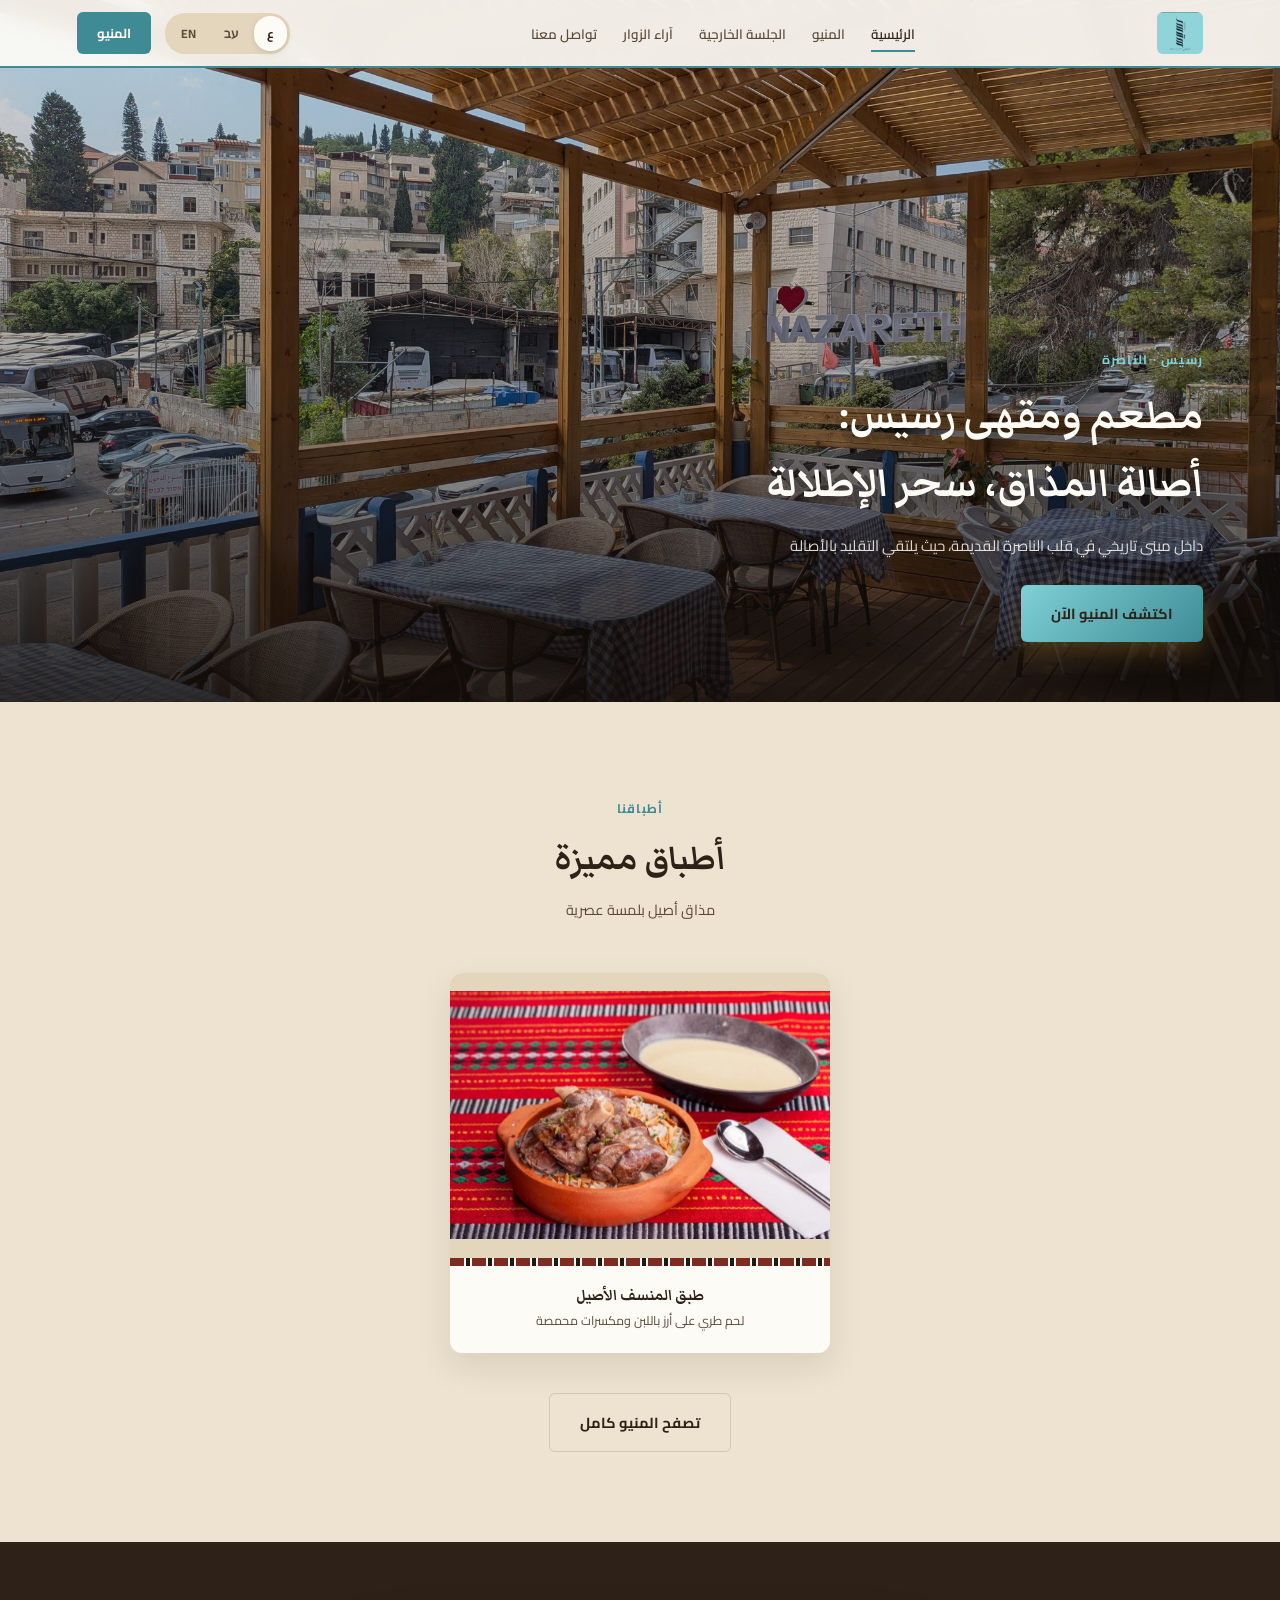
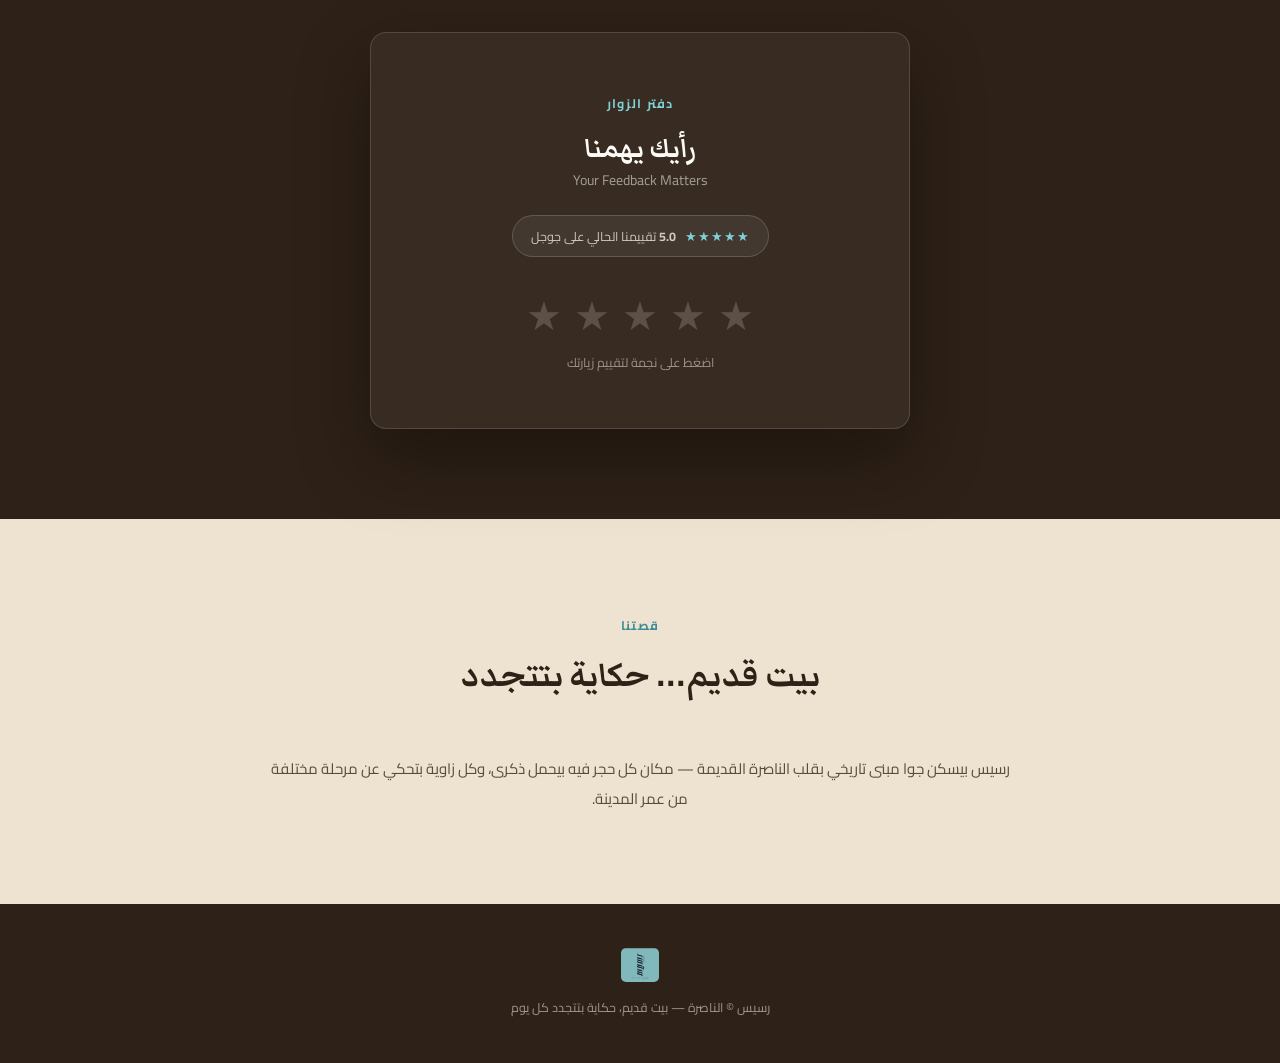
<file: index.html>
<!DOCTYPE html>
<html lang="ar" dir="rtl">
<head>
<meta charset="UTF-8" />
<meta name="viewport" content="width=device-width, initial-scale=1.0" />

<title data-i18n="meta_title_home">رسيس مطعم ومقهى في الناصرة القديمة | أصالة وإطلالة</title>
<meta name="description" content="مطعم ومقهى رسيس داخل مبنى تاريخي في قلب الناصرة القديمة. أطباق أصيلة وإطلالة ساحرة وتجربة طعام لا تُنسى بلمسة عصرية. احجزوا زيارتكم اليوم في رسيس بالناصرة." />
<link rel="canonical" href="https://rasees.rest/" />

<!-- Open Graph -->
<meta property="og:type" content="restaurant.restaurant" />
<meta property="og:site_name" content="رسيس" />
<meta property="og:title" content="رسيس مطعم ومقهى في الناصرة القديمة | أصالة وإطلالة" />
<meta property="og:description" content="مطعم ومقهى رسيس داخل مبنى تاريخي في قلب الناصرة القديمة. أطباق أصيلة وإطلالة ساحرة وتجربة طعام لا تُنسى بلمسة عصرية." />
<meta property="og:image" content="https://rasees.rest/assets/terrace-hero.jpg" />
<meta property="og:image:width" content="2000" />
<meta property="og:image:height" content="1128" />
<meta property="og:url" content="https://rasees.rest/" />
<meta property="og:locale" content="ar_AR" />

<!-- Twitter Card -->
<meta name="twitter:card" content="summary_large_image" />
<meta name="twitter:title" content="رسيس مطعم ومقهى في الناصرة القديمة | أصالة وإطلالة" />
<meta name="twitter:description" content="مطعم ومقهى رسيس داخل مبنى تاريخي في قلب الناصرة القديمة. أطباق أصيلة وإطلالة ساحرة." />
<meta name="twitter:image" content="https://rasees.rest/assets/terrace-hero.jpg" />

<link rel="icon" type="image/x-icon" href="assets/favicon.ico" />
<link rel="icon" type="image/png" sizes="16x16" href="assets/favicon-16x16.png" />
<link rel="icon" type="image/png" sizes="32x32" href="assets/favicon-32x32.png" />
<link rel="apple-touch-icon" sizes="180x180" href="assets/apple-touch-icon.png" />

<link rel="preconnect" href="https://fonts.googleapis.com" />
<link rel="preconnect" href="https://fonts.gstatic.com" crossorigin />
<link href="https://fonts.googleapis.com/css2?family=Markazi+Text:wght@500;600;700&family=Cairo:wght@300;400;500;600;700;800&family=Frank+Ruhl+Libre:wght@500;600;700&family=Heebo:wght@300;400;500;600;700&display=swap" rel="stylesheet" />
<link rel="stylesheet" href="style.min.css?v=3" />

<!-- Structured Data -->
<script type="application/ld+json">
{
  "@context": "https://schema.org",
  "@type": "Restaurant",
  "name": "رسيس",
  "image": "https://rasees.rest/assets/terrace-hero.jpg",
  "url": "https://rasees.rest/",
  "telephone": "+972549188668",
  "servesCuisine": ["Middle Eastern", "Mediterranean", "Levantine"],
  "priceRange": "$$",
  "address": {
    "@type": "PostalAddress",
    "streetAddress": "شارع توفيق زياد 17",
    "addressLocality": "الناصرة",
    "postalCode": "1600943",
    "addressCountry": "IL"
  },
  "openingHoursSpecification": {
    "@type": "OpeningHoursSpecification",
    "dayOfWeek": ["Sunday", "Monday", "Tuesday", "Wednesday", "Thursday", "Friday", "Saturday"],
    "closes": "23:00"
  },
  "sameAs": [
    "https://www.instagram.com/rasees.rest/",
    "https://www.facebook.com/people/%D8%B1%D8%B3%D9%8A%D8%B3-%D9%85%D8%B7%D8%B9%D9%85-%D9%88%D9%85%D9%82%D9%87%D9%89/61567522332146/",
    "https://g.page/r/CQu_UpilLZgMEAE/review"
  ],
  "aggregateRating": {
    "@type": "AggregateRating",
    "ratingValue": "5.0",
    "reviewCount": "1"
  }
}
</script>
</head>
<body>

<nav class="nav">
  <img class="nav-logo" src="assets/logo.png" alt="شعار مطعم رسيس - الناصرة" />
  <ul class="nav-links">
    <li><a href="https://rasees.rest/" class="active" data-i18n="nav_home">الرئيسية</a></li>
    <li><a href="https://rasees.rest/menu.html" data-i18n="nav_menu">المنيو</a></li>
    <li><a href="https://rasees.rest/terrace.html" data-i18n="nav_terrace">الجلسة الخارجية</a></li>
    <li><a href="https://rasees.rest/#reviews" data-i18n="nav_reviews">آراء الزوار</a></li>
    <li><a href="https://rasees.rest/contact.html" data-i18n="nav_contact">تواصل معنا</a></li>
    <li class="nav-mobile-lang">
      <div class="lang-switch">
        <button class="active" type="button" data-lang="ar">ع</button>
        <button type="button" data-lang="he">עב</button>
        <button type="button" data-lang="en">EN</button>
      </div>
      <a class="nav-cta" href="https://rasis.auratech1.tech/menu-list" target="_blank" rel="noopener" data-i18n="nav_cta" style="width:100%; text-align:center;">المنيو</a>
    </li>
  </ul>
  <button class="nav-toggle" type="button" aria-label="فتح القائمة"><span></span><span></span><span></span></button>
  <div class="nav-desktop-actions">
    <div class="lang-switch">
      <button class="active" type="button" data-lang="ar">ع</button>
      <button type="button" data-lang="he">עב</button>
      <button type="button" data-lang="en">EN</button>
    </div>
    <a class="nav-cta" href="https://rasis.auratech1.tech/menu-list" target="_blank" rel="noopener" data-i18n="nav_cta">المنيو</a>
  </div>
</nav>

<!-- HERO -->
<header class="photo-hero" style="background-image:url('assets/terrace-hero.jpg');">
  <div class="photo-hero-inner">
    <span class="eyebrow" data-i18n="hero_eyebrow">رسيس · الناصرة</span>
    <h1 data-i18n="hero_title">مطعم ومقهى رسيس:<br/>أصالة المذاق، سحر الإطلالة</h1>
    <p data-i18n="hero_sub">داخل مبنى تاريخي في قلب الناصرة القديمة، حيث يلتقي التقليد بالأصالة</p>
    <a class="btn btn-gold" href="https://rasis.auratech1.tech/menu-list" target="_blank" rel="noopener" data-i18n="hero_btn">اكتشف المنيو الآن</a>
  </div>
</header>

<!-- DISHES -->
<section class="dishes">
  <div class="sec-head">
    <span class="eyebrow" data-i18n="dishes_eyebrow">أطباقنا</span>
    <h2 class="sec-title" data-i18n="dishes_title">أطباق مميزة</h2>
    <p class="sec-sub" data-i18n="dishes_sub">مذاق أصيل بلمسة عصرية</p>
  </div>
  <div class="dish-grid single-card">
    <div class="dish-card">
      <div class="dish-photo">
        <picture>
          <source srcset="assets/dish-mansaf.webp" type="image/webp" />
          <img src="assets/dish-mansaf.jpg" alt="طبق المنسف الأصيل في مطعم رسيس بالناصرة" loading="lazy" width="963" height="628" />
        </picture>
      </div>
      <div class="plaid"></div>
      <div class="dish-info"><h3 data-i18n="dish1_name">طبق المنسف الأصيل</h3><p data-i18n="dish1_desc">لحم طري على أرز باللبن ومكسرات محمصة</p></div>
    </div>
  </div>
  <div style="text-align:center; margin-top:40px;">
    <a class="btn btn-outline-dark" href="https://rasees.rest/menu.html" data-i18n="dishes_btn">تصفح المنيو كامل</a>
  </div>
</section>

<!-- REVIEWS — prominent & professional -->
<section id="reviews" class="reviews-sec">
  <div class="rv-card">
    <span class="eyebrow" data-i18n="reviews_eyebrow">دفتر الزوار</span>
    <h2><span data-i18n="reviews_title">رأيك يهمنا</span><span class="en" data-i18n="reviews_title_en">Your Feedback Matters</span></h2>

    <a class="google-mini" href="https://g.page/r/CQu_UpilLZgMEAE/review" target="_blank" rel="noopener">
      <span class="stars-mini">★★★★★</span>
      <span class="txt"><strong>5.0</strong> <span data-i18n="google_mini_text">تقييمنا الحالي على جوجل</span></span>
    </a>

    <div class="stars" id="rv-stars">
      <button class="star" data-val="1" aria-label="نجمة واحدة">★</button>
      <button class="star" data-val="2" aria-label="نجمتان">★</button>
      <button class="star" data-val="3" aria-label="3 نجوم">★</button>
      <button class="star" data-val="4" aria-label="4 نجوم">★</button>
      <button class="star" data-val="5" aria-label="5 نجوم">★</button>
    </div>
    <div class="ledger-hint" data-i18n="stars_hint">اضغط على نجمة لتقييم زيارتك</div>

    <div class="rv-panel hidden" id="rv-low">
      <textarea id="rv-low-text" placeholder="احكيلنا شو ممكن نحسّن..." data-i18n-placeholder="low_placeholder"></textarea>
      <div class="optional-contact">
        <input type="text" id="rv-low-name" placeholder="الاسم (اختياري)" data-i18n-placeholder="name_placeholder" />
        <input type="tel" id="rv-low-phone" placeholder="رقم الهاتف (اختياري)" data-i18n-placeholder="phone_placeholder" />
      </div>
      <button class="btn btn-gold" id="rv-low-send" style="width:100%; margin-top:14px;" data-i18n="send_btn">إرسال الملاحظة</button>
    </div>

    <div class="rv-thanks hidden" id="rv-thanks"></div>
  </div>
</section>

<!-- STORY -->
<section id="story" class="story">
  <div class="sec-head">
    <span class="eyebrow" data-i18n="story_eyebrow">قصتنا</span>
    <h2 class="sec-title" data-i18n="story_title">بيت قديم... حكاية بتتجدد</h2>
  </div>
  <div style="max-width:760px; margin:0 auto; text-align:center;">
    <p style="font-size:15px; line-height:2; color:var(--brown-soft);" data-i18n="story_p">
      رسيس بيسكن جوا مبنى تاريخي بقلب الناصرة القديمة — مكان كل حجر فيه بيحمل ذكرى، وكل زاوية
      بتحكي عن مرحلة مختلفة من عمر المدينة.
    </p>
  </div>
</section>

<footer>
  <img class="footer-logo" src="assets/logo.png" alt="شعار مطعم رسيس" loading="lazy" />
  <p data-i18n="footer_tagline">رسيس © الناصرة — بيت قديم، حكاية بتتجدد كل يوم</p>
</footer>

<script src="i18n.min.js?v=3"></script>
<script src="script.min.js?v=3"></script>
</body>
</html>
</file>
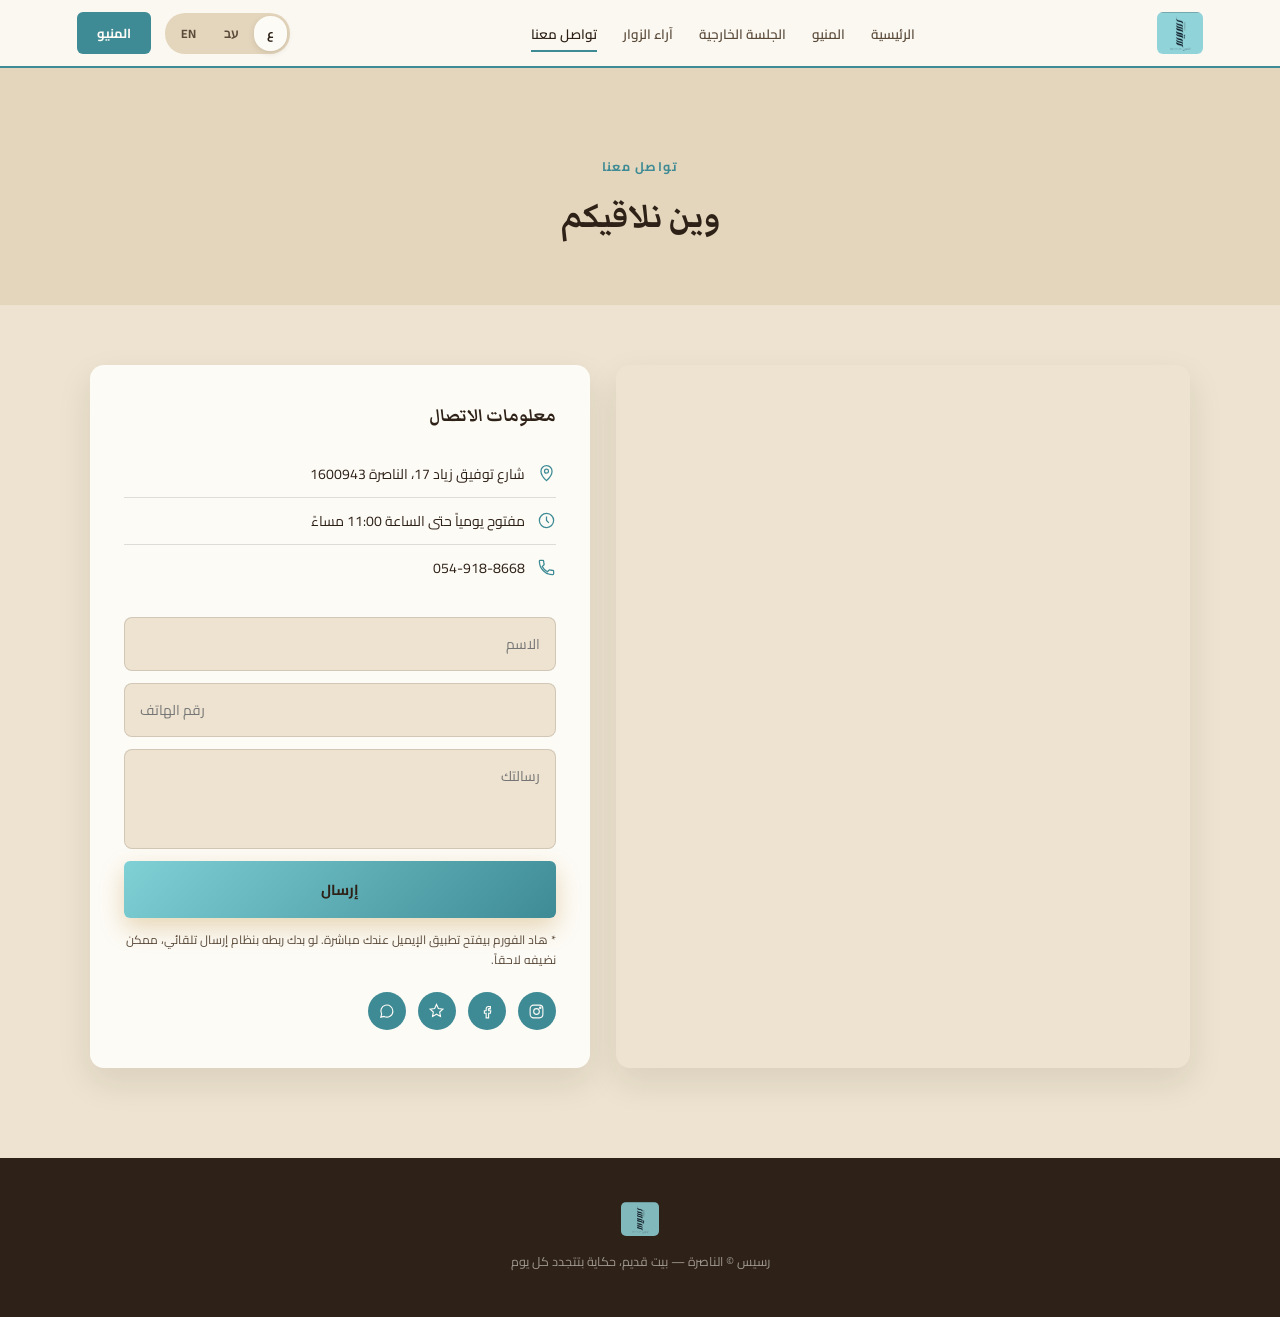
<file: contact.html>
<!DOCTYPE html>
<html lang="ar" dir="rtl">
<head>
<meta charset="UTF-8" />
<meta name="viewport" content="width=device-width, initial-scale=1.0" />

<title data-i18n="meta_title_contact">تواصل مع مطعم رسيس في الناصرة | العنوان والهاتف والحجز</title>
<meta name="description" content="تواصلوا مع مطعم رسيس في شارع توفيق زياد بقلب الناصرة القديمة. تجدون هنا العنوان الكامل، ساعات الدوام، رقم الهاتف، والموقع على خرائط جوجل. احجزوا طاولتكم الآن." />
<link rel="canonical" href="https://rasees.rest/contact.html" />

<!-- Open Graph -->
<meta property="og:type" content="website" />
<meta property="og:site_name" content="رسيس" />
<meta property="og:title" content="تواصل مع مطعم رسيس في الناصرة | العنوان والهاتف والحجز" />
<meta property="og:description" content="العنوان الكامل، ساعات الدوام، رقم الهاتف، والموقع على خرائط جوجل لمطعم رسيس في الناصرة القديمة." />
<meta property="og:image" content="https://rasees.rest/assets/terrace-hero.jpg" />
<meta property="og:url" content="https://rasees.rest/contact.html" />
<meta property="og:locale" content="ar_AR" />

<!-- Twitter Card -->
<meta name="twitter:card" content="summary_large_image" />
<meta name="twitter:title" content="تواصل مع مطعم رسيس في الناصرة | العنوان والهاتف والحجز" />
<meta name="twitter:description" content="العنوان الكامل، ساعات الدوام، رقم الهاتف، والموقع على خرائط جوجل لمطعم رسيس." />
<meta name="twitter:image" content="https://rasees.rest/assets/terrace-hero.jpg" />

<link rel="icon" type="image/x-icon" href="assets/favicon.ico" />
<link rel="icon" type="image/png" sizes="16x16" href="assets/favicon-16x16.png" />
<link rel="icon" type="image/png" sizes="32x32" href="assets/favicon-32x32.png" />
<link rel="apple-touch-icon" sizes="180x180" href="assets/apple-touch-icon.png" />

<link rel="preconnect" href="https://fonts.googleapis.com" />
<link rel="preconnect" href="https://fonts.gstatic.com" crossorigin />
<link href="https://fonts.googleapis.com/css2?family=Markazi+Text:wght@500;600;700&family=Cairo:wght@300;400;500;600;700;800&family=Frank+Ruhl+Libre:wght@500;600;700&family=Heebo:wght@300;400;500;600;700&display=swap" rel="stylesheet" />
<link rel="stylesheet" href="style.min.css?v=3" />

<!-- Structured Data -->
<script type="application/ld+json">
{
  "@context": "https://schema.org",
  "@type": "Restaurant",
  "name": "رسيس",
  "image": "https://rasees.rest/assets/terrace-hero.jpg",
  "url": "https://rasees.rest/contact.html",
  "telephone": "+972549188668",
  "priceRange": "$$",
  "address": {
    "@type": "PostalAddress",
    "streetAddress": "شارع توفيق زياد 17",
    "addressLocality": "الناصرة",
    "postalCode": "1600943",
    "addressCountry": "IL"
  },
  "openingHoursSpecification": {
    "@type": "OpeningHoursSpecification",
    "dayOfWeek": ["Sunday", "Monday", "Tuesday", "Wednesday", "Thursday", "Friday", "Saturday"],
    "closes": "23:00"
  },
  "sameAs": [
    "https://www.instagram.com/rasees.rest/",
    "https://www.facebook.com/people/%D8%B1%D8%B3%D9%8A%D8%B3-%D9%85%D8%B7%D8%B9%D9%85-%D9%88%D9%85%D9%82%D9%87%D9%89/61567522332146/",
    "https://g.page/r/CQu_UpilLZgMEAE/review"
  ]
}
</script>
</head>
<body>

<nav class="nav">
  <img class="nav-logo" src="assets/logo.png" alt="شعار مطعم رسيس - الناصرة" />
  <ul class="nav-links">
    <li><a href="https://rasees.rest/" data-i18n="nav_home">الرئيسية</a></li>
    <li><a href="https://rasees.rest/menu.html" data-i18n="nav_menu">المنيو</a></li>
    <li><a href="https://rasees.rest/terrace.html" data-i18n="nav_terrace">الجلسة الخارجية</a></li>
    <li><a href="https://rasees.rest/#reviews" data-i18n="nav_reviews">آراء الزوار</a></li>
    <li><a href="https://rasees.rest/contact.html" class="active" data-i18n="nav_contact">تواصل معنا</a></li>
    <li class="nav-mobile-lang">
      <div class="lang-switch">
        <button class="active" type="button" data-lang="ar">ع</button>
        <button type="button" data-lang="he">עב</button>
        <button type="button" data-lang="en">EN</button>
      </div>
      <a class="nav-cta" href="https://rasis.auratech1.tech/menu-list" target="_blank" rel="noopener" data-i18n="nav_cta" style="width:100%; text-align:center;">المنيو</a>
    </li>
  </ul>
  <button class="nav-toggle" type="button" aria-label="فتح القائمة"><span></span><span></span><span></span></button>
  <div class="nav-desktop-actions">
    <div class="lang-switch">
      <button class="active" type="button" data-lang="ar">ع</button>
      <button type="button" data-lang="he">עב</button>
      <button type="button" data-lang="en">EN</button>
    </div>
    <a class="nav-cta" href="https://rasis.auratech1.tech/menu-list" target="_blank" rel="noopener" data-i18n="nav_cta">المنيو</a>
  </div>
</nav>

<header style="padding:150px 6vw 60px; text-align:center; background:var(--cream-deep);">
  <span class="eyebrow" data-i18n="nav_contact">تواصل معنا</span>
  <h1 class="sec-title" data-i18n="contact_title">وين نلاقيكم</h1>
</header>

<section style="padding-top:60px;">
  <div class="contact-grid">
    <div class="map-wrap">
      <iframe
        title="موقع مطعم رسيس على خريطة جوجل - الناصرة"
        src="https://www.google.com/maps?q=Tawfiq+Ziad+St+17+Nazareth&output=embed"
        loading="lazy" referrerpolicy="no-referrer-when-downgrade"></iframe>
    </div>

    <div class="contact-card">
      <h2 data-i18n="contact_info_title">معلومات الاتصال</h2>
      <ul class="contact-list">
        <li>
          <span class="ci"><svg viewBox="0 0 24 24" fill="none" stroke="currentColor" stroke-width="1.6"><path d="M12 21s7-6.5 7-12a7 7 0 10-14 0c0 5.5 7 12 7 12z"/><circle cx="12" cy="9" r="2.5"/></svg></span>
          <span data-i18n="contact_address">شارع توفيق زياد 17، الناصرة 1600943</span>
        </li>
        <li>
          <span class="ci"><svg viewBox="0 0 24 24" fill="none" stroke="currentColor" stroke-width="1.6"><circle cx="12" cy="12" r="9"/><path d="M12 7v5l3 3"/></svg></span>
          <span data-i18n="contact_hours">مفتوح يومياً حتى الساعة 11:00 مساءً</span>
        </li>
        <li>
          <span class="ci"><svg viewBox="0 0 24 24" fill="none" stroke="currentColor" stroke-width="1.6"><path d="M6.6 10.8c1.4 2.8 3.8 5.2 6.6 6.6l2.2-2.2c.3-.3.7-.4 1-.2 1.1.4 2.3.6 3.6.6.6 0 1 .4 1 1V20c0 .6-.4 1-1 1C10.6 21 3 13.4 3 4c0-.6.4-1 1-1h3.4c.6 0 1 .4 1 1 0 1.3.2 2.5.6 3.6.1.4 0 .8-.2 1L6.6 10.8z"/></svg></span>
          <a href="tel:0549188668">054-918-8668</a>
        </li>
      </ul>

      <form class="contact-form" onsubmit="event.preventDefault(); window.location.href='mailto:?subject=رسالة من موقع رسيس&body=' + encodeURIComponent('الاسم: ' + document.getElementById('cf-name').value + '\nرقم الهاتف: ' + document.getElementById('cf-phone').value + '\n\n' + document.getElementById('cf-msg').value);">
        <input type="text" id="cf-name" placeholder="الاسم" required data-i18n-placeholder="form_name_ph" />
        <input type="tel" id="cf-phone" placeholder="رقم الهاتف" data-i18n-placeholder="form_phone_ph" />
        <textarea id="cf-msg" placeholder="رسالتك" required data-i18n-placeholder="form_msg_ph"></textarea>
        <button class="btn btn-gold" type="submit" data-i18n="form_send">إرسال</button>
      </form>
      <p class="form-note" data-i18n="form_note">* هاد الفورم بيفتح تطبيق الإيميل عندك مباشرة. لو بدك ربطه بنظام إرسال تلقائي، ممكن نضيفه لاحقاً.</p>

      <div class="social-row">
        <a class="social-circle" href="https://www.instagram.com/rasees.rest/" target="_blank" rel="noopener" aria-label="إنستقرام مطعم رسيس">
          <svg viewBox="0 0 24 24" fill="none" stroke="currentColor" stroke-width="1.6"><rect x="3" y="3" width="18" height="18" rx="5"/><circle cx="12" cy="12" r="4"/><circle cx="17.3" cy="6.7" r="1"/></svg>
        </a>
        <a class="social-circle" href="https://www.facebook.com/people/%D8%B1%D8%B3%D9%8A%D8%B3-%D9%85%D8%B7%D8%B9%D9%85-%D9%88%D9%85%D9%82%D9%87%D9%89/61567522332146/" target="_blank" rel="noopener" aria-label="فيسبوك مطعم رسيس">
          <svg viewBox="0 0 24 24" fill="none" stroke="currentColor" stroke-width="1.6"><path d="M15 8.5h2.5V5H15c-1.9 0-3.5 1.6-3.5 3.5V11H9v3.5h2.5V21H15v-6.5h2.5l.5-3.5h-3V8.5c0-.6.4-1 1-1z"/></svg>
        </a>
        <a class="social-circle" href="https://g.page/r/CQu_UpilLZgMEAE/review" target="_blank" rel="noopener" aria-label="تقييمات مطعم رسيس على جوجل">
          <svg viewBox="0 0 24 24" fill="none" stroke="currentColor" stroke-width="1.6"><path d="M12 2l2.6 5.9L21 8.6l-4.5 4.2L17.6 19 12 15.9 6.4 19l1.1-6.2L3 8.6l6.4-.7z"/></svg>
        </a>
        <a class="social-circle" href="https://wa.me/972549188668" target="_blank" rel="noopener" aria-label="تواصل مع رسيس عبر واتساب">
          <svg viewBox="0 0 24 24" fill="none" stroke="currentColor" stroke-width="1.6"><path d="M21 11.5a8.5 8.5 0 01-12.4 7.5L4 20l1.1-4.4A8.5 8.5 0 1121 11.5z"/></svg>
        </a>
      </div>
    </div>
  </div>
</section>

<footer>
  <img class="footer-logo" src="assets/logo.png" alt="شعار مطعم رسيس" loading="lazy" />
  <p data-i18n="footer_tagline">رسيس © الناصرة — بيت قديم، حكاية بتتجدد كل يوم</p>
</footer>

<script src="i18n.min.js?v=3"></script>
<script src="script.min.js?v=3"></script>
</body>
</html>
</file>
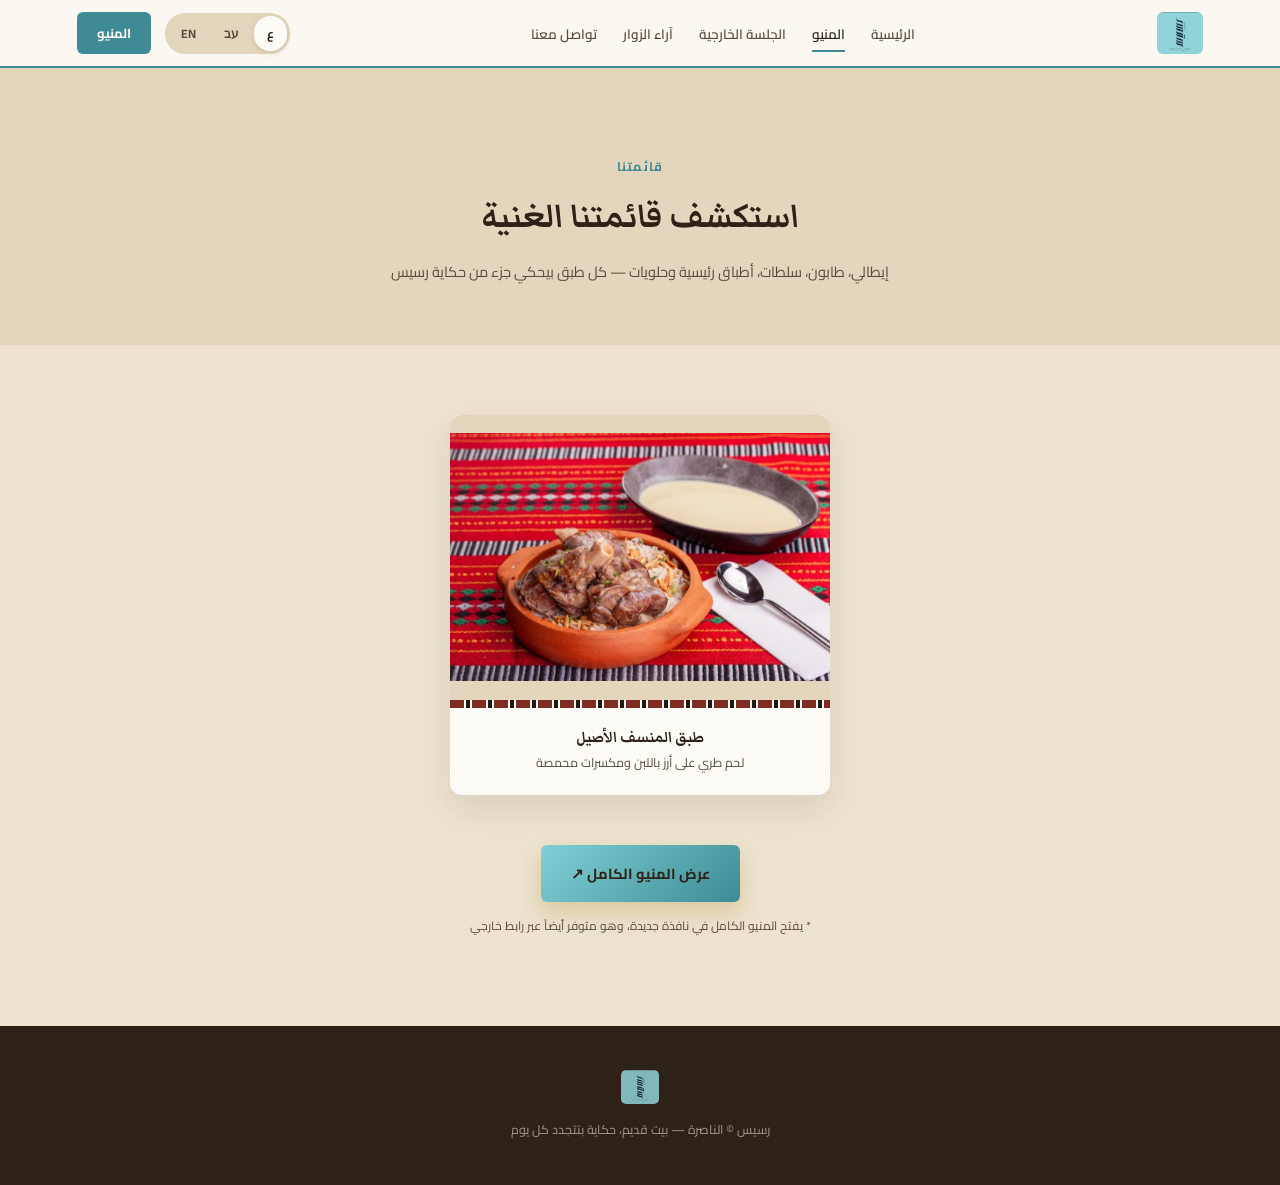
<file: menu.html>
<!DOCTYPE html>
<html lang="ar" dir="rtl">
<head>
<meta charset="UTF-8" />
<meta name="viewport" content="width=device-width, initial-scale=1.0" />

<title data-i18n="meta_title_menu">منيو مطعم رسيس في الناصرة القديمة | أطباق أصيلة ومميزة</title>
<meta name="description" content="استكشفوا منيو مطعم رسيس في الناصرة القديمة: منسف أصيل، أطباق إيطالية وطابون وسلطات ومقبلات شهية. قائمة طعام غنية بلمسة عصرية تناسب كل الأذواق والمناسبات." />
<link rel="canonical" href="https://rasees.rest/menu.html" />

<!-- Open Graph -->
<meta property="og:type" content="website" />
<meta property="og:site_name" content="رسيس" />
<meta property="og:title" content="منيو مطعم رسيس في الناصرة القديمة | أطباق أصيلة ومميزة" />
<meta property="og:description" content="استكشفوا منيو مطعم رسيس في الناصرة القديمة: منسف أصيل، أطباق إيطالية وطابون وسلطات ومقبلات شهية." />
<meta property="og:image" content="https://rasees.rest/assets/dish-mansaf.jpg" />
<meta property="og:url" content="https://rasees.rest/menu.html" />
<meta property="og:locale" content="ar_AR" />

<!-- Twitter Card -->
<meta name="twitter:card" content="summary_large_image" />
<meta name="twitter:title" content="منيو مطعم رسيس في الناصرة القديمة | أطباق أصيلة ومميزة" />
<meta name="twitter:description" content="استكشفوا منيو مطعم رسيس: منسف أصيل، أطباق إيطالية وطابون وسلطات ومقبلات شهية." />
<meta name="twitter:image" content="https://rasees.rest/assets/dish-mansaf.jpg" />

<link rel="icon" type="image/x-icon" href="assets/favicon.ico" />
<link rel="icon" type="image/png" sizes="16x16" href="assets/favicon-16x16.png" />
<link rel="icon" type="image/png" sizes="32x32" href="assets/favicon-32x32.png" />
<link rel="apple-touch-icon" sizes="180x180" href="assets/apple-touch-icon.png" />

<link rel="preconnect" href="https://fonts.googleapis.com" />
<link rel="preconnect" href="https://fonts.gstatic.com" crossorigin />
<link href="https://fonts.googleapis.com/css2?family=Markazi+Text:wght@500;600;700&family=Cairo:wght@300;400;500;600;700;800&family=Frank+Ruhl+Libre:wght@500;600;700&family=Heebo:wght@300;400;500;600;700&display=swap" rel="stylesheet" />
<link rel="stylesheet" href="style.min.css?v=3" />

<!-- Structured Data -->
<script type="application/ld+json">
{
  "@context": "https://schema.org",
  "@type": "Restaurant",
  "name": "رسيس",
  "image": "https://rasees.rest/assets/terrace-hero.jpg",
  "url": "https://rasees.rest/menu.html",
  "telephone": "+972549188668",
  "servesCuisine": ["Middle Eastern", "Mediterranean", "Levantine"],
  "priceRange": "$$",
  "hasMenu": "https://rasis.auratech1.tech/menu-list",
  "address": {
    "@type": "PostalAddress",
    "streetAddress": "شارع توفيق زياد 17",
    "addressLocality": "الناصرة",
    "postalCode": "1600943",
    "addressCountry": "IL"
  }
}
</script>
</head>
<body>

<nav class="nav">
  <img class="nav-logo" src="assets/logo.png" alt="شعار مطعم رسيس - الناصرة" />
  <ul class="nav-links">
    <li><a href="https://rasees.rest/" data-i18n="nav_home">الرئيسية</a></li>
    <li><a href="https://rasees.rest/menu.html" class="active" data-i18n="nav_menu">المنيو</a></li>
    <li><a href="https://rasees.rest/terrace.html" data-i18n="nav_terrace">الجلسة الخارجية</a></li>
    <li><a href="https://rasees.rest/#reviews" data-i18n="nav_reviews">آراء الزوار</a></li>
    <li><a href="https://rasees.rest/contact.html" data-i18n="nav_contact">تواصل معنا</a></li>
    <li class="nav-mobile-lang">
      <div class="lang-switch">
        <button class="active" type="button" data-lang="ar">ع</button>
        <button type="button" data-lang="he">עב</button>
        <button type="button" data-lang="en">EN</button>
      </div>
      <a class="nav-cta" href="https://rasis.auratech1.tech/menu-list" target="_blank" rel="noopener" data-i18n="nav_cta" style="width:100%; text-align:center;">المنيو</a>
    </li>
  </ul>
  <button class="nav-toggle" type="button" aria-label="فتح القائمة"><span></span><span></span><span></span></button>
  <div class="nav-desktop-actions">
    <div class="lang-switch">
      <button class="active" type="button" data-lang="ar">ع</button>
      <button type="button" data-lang="he">עב</button>
      <button type="button" data-lang="en">EN</button>
    </div>
    <a class="nav-cta" href="https://rasis.auratech1.tech/menu-list" target="_blank" rel="noopener" data-i18n="nav_cta">المنيو</a>
  </div>
</nav>

<header style="padding:150px 6vw 60px; text-align:center; background:var(--cream-deep);">
  <span class="eyebrow" data-i18n="menu_eyebrow">قائمتنا</span>
  <h1 class="sec-title" data-i18n="menu_title">استكشف قائمتنا الغنية</h1>
  <p class="sec-sub" style="max-width:520px; margin:14px auto 0;" data-i18n="menu_sub">إيطالي، طابون، سلطات، أطباق رئيسية وحلويات — كل طبق بيحكي جزء من حكاية رسيس</p>
</header>

<section class="dishes" style="padding-top:70px;">
  <div class="dish-grid single-card">
    <div class="dish-card">
      <div class="dish-photo">
        <picture>
          <source srcset="assets/dish-mansaf.webp" type="image/webp" />
          <img src="assets/dish-mansaf.jpg" alt="طبق المنسف الأصيل في مطعم رسيس بالناصرة" loading="lazy" width="963" height="628" />
        </picture>
      </div>
      <div class="plaid"></div>
      <div class="dish-info"><h3 data-i18n="dish1_name">طبق المنسف الأصيل</h3><p data-i18n="dish1_desc">لحم طري على أرز باللبن ومكسرات محمصة</p></div>
    </div>
  </div>

  <div style="text-align:center; margin-top:50px;">
    <a class="btn btn-gold" href="https://rasis.auratech1.tech/menu-list" target="_blank" rel="noopener" data-i18n="menu_full_btn">عرض المنيو الكامل ↗</a>
    <p class="form-note" style="margin-top:14px;" data-i18n="menu_note">* يفتح المنيو الكامل في نافذة جديدة، وهو متوفر أيضاً عبر رابط خارجي</p>
  </div>
</section>

<footer>
  <img class="footer-logo" src="assets/logo.png" alt="شعار مطعم رسيس" loading="lazy" />
  <p data-i18n="footer_tagline">رسيس © الناصرة — بيت قديم، حكاية بتتجدد كل يوم</p>
</footer>

<script src="i18n.min.js?v=3"></script>
<script src="script.min.js?v=3"></script>
</body>
</html>
</file>
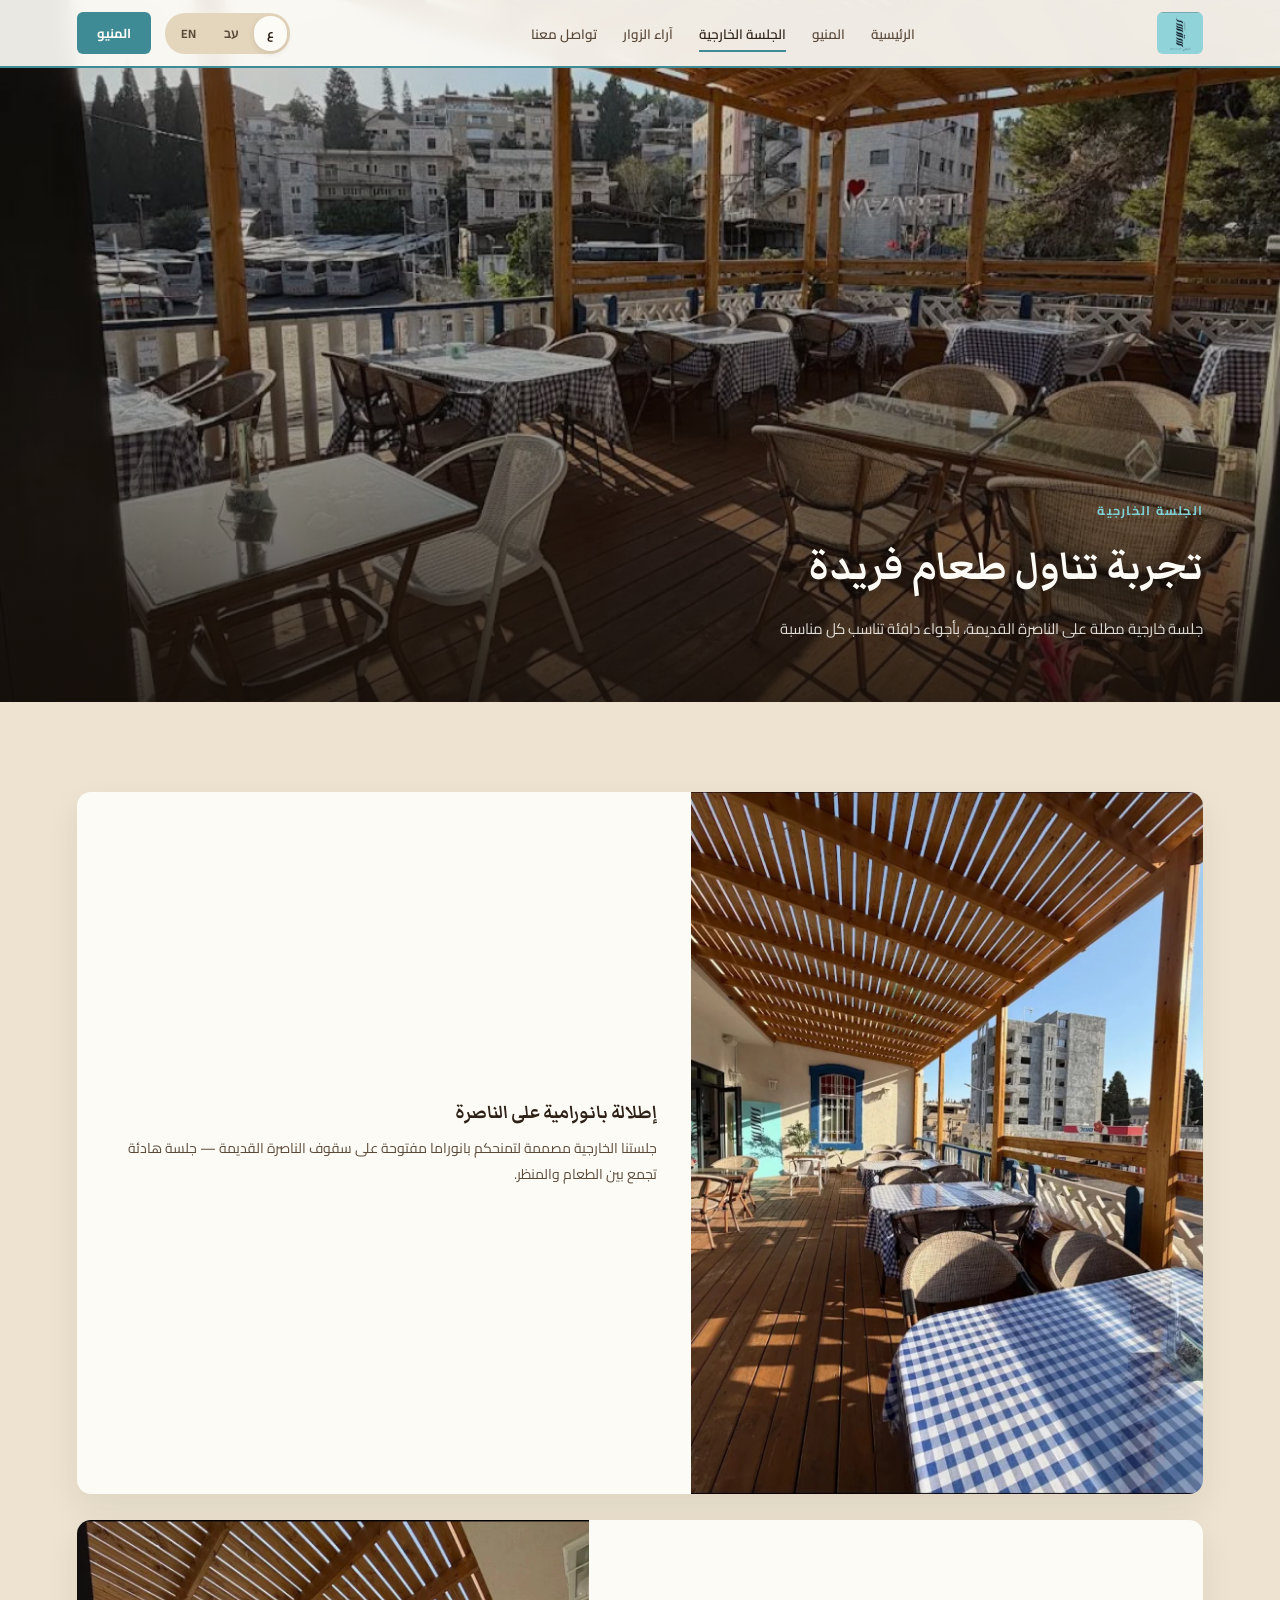
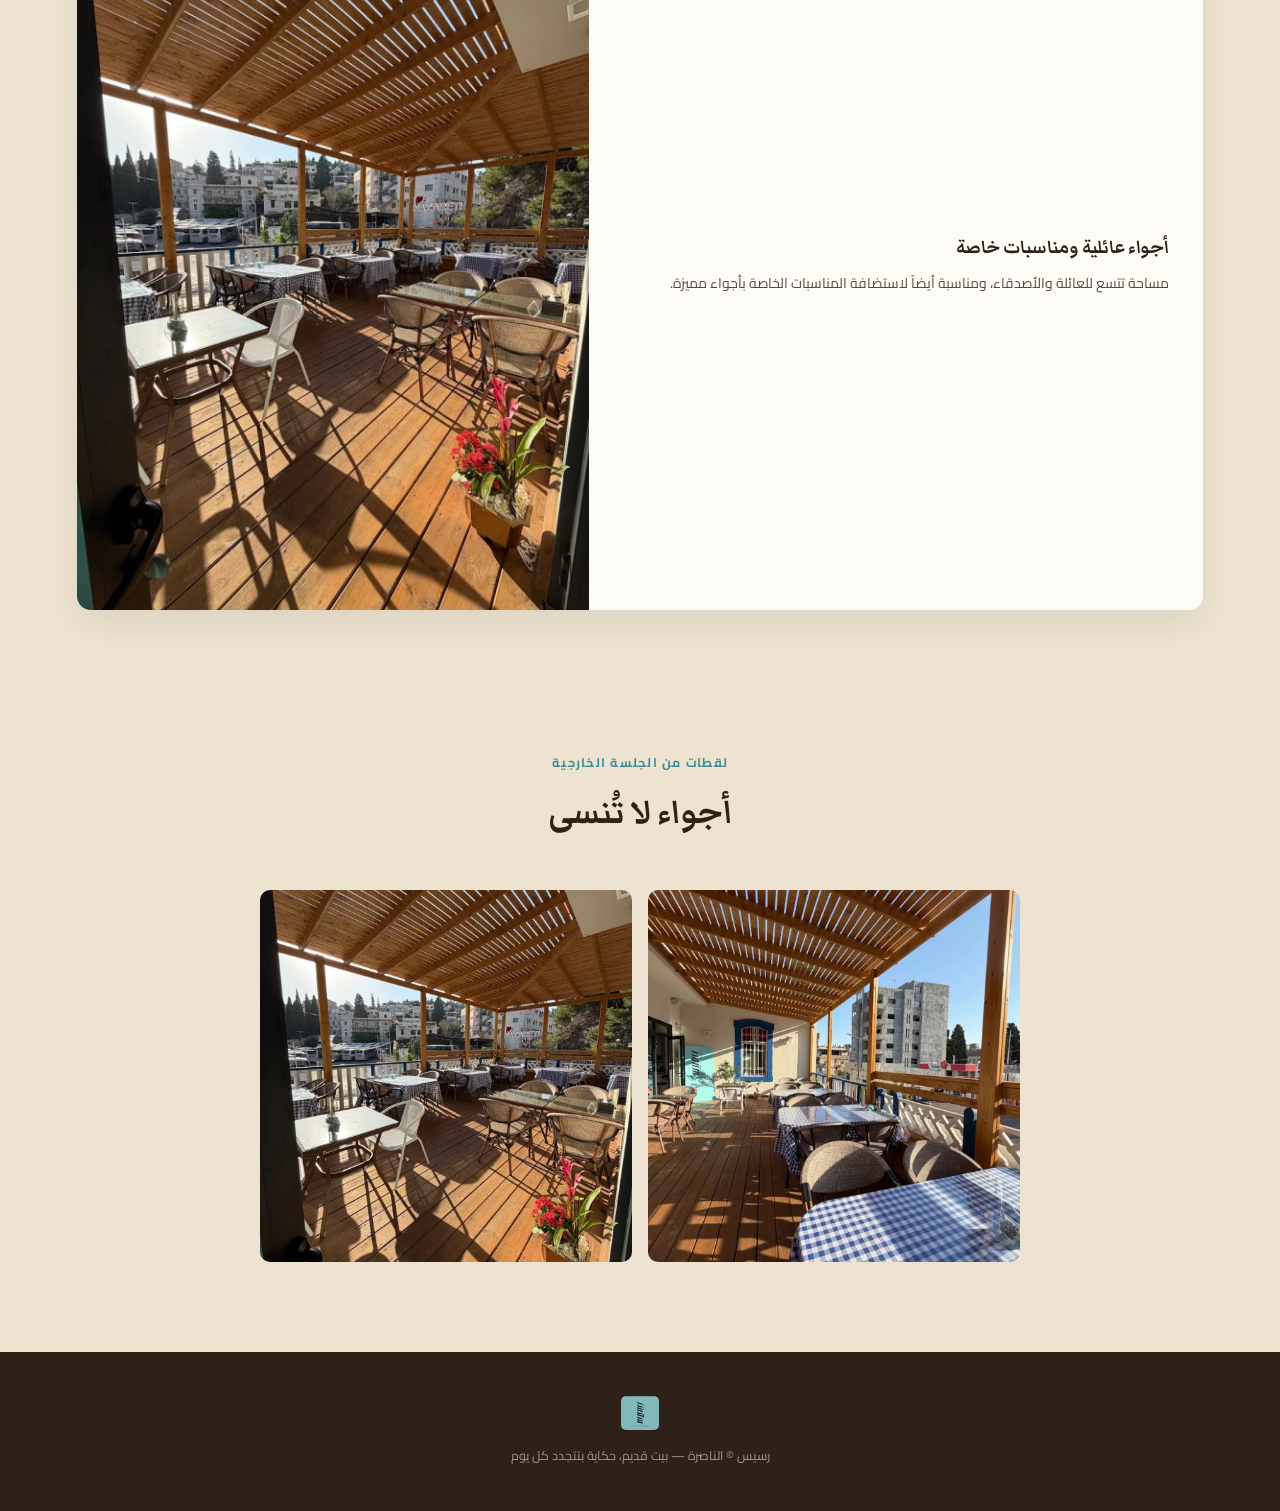
<file: terrace.html>
<!DOCTYPE html>
<html lang="ar" dir="rtl">
<head>
<meta charset="UTF-8" />
<meta name="viewport" content="width=device-width, initial-scale=1.0" />

<title data-i18n="meta_title_terrace">الجلسة الخارجية في رسيس | إطلالة على الناصرة القديمة</title>
<meta name="description" content="استمتعوا بجلسة خارجية مميزة في مطعم رسيس بإطلالة بانورامية على الناصرة القديمة. مكان هادئ ومثالي للعائلة والأصدقاء والمناسبات الخاصة على مدار السنة كاملة." />
<link rel="canonical" href="https://rasees.rest/terrace.html" />

<!-- Open Graph -->
<meta property="og:type" content="website" />
<meta property="og:site_name" content="رسيس" />
<meta property="og:title" content="الجلسة الخارجية في رسيس | إطلالة على الناصرة القديمة" />
<meta property="og:description" content="جلسة خارجية مميزة في مطعم رسيس بإطلالة بانورامية على الناصرة القديمة. مثالية للعائلة والمناسبات الخاصة." />
<meta property="og:image" content="https://rasees.rest/assets/terrace-2.jpg" />
<meta property="og:url" content="https://rasees.rest/terrace.html" />
<meta property="og:locale" content="ar_AR" />

<!-- Twitter Card -->
<meta name="twitter:card" content="summary_large_image" />
<meta name="twitter:title" content="الجلسة الخارجية في رسيس | إطلالة على الناصرة القديمة" />
<meta name="twitter:description" content="جلسة خارجية مميزة في مطعم رسيس بإطلالة بانورامية على الناصرة القديمة." />
<meta name="twitter:image" content="https://rasees.rest/assets/terrace-2.jpg" />

<link rel="icon" type="image/x-icon" href="assets/favicon.ico" />
<link rel="icon" type="image/png" sizes="16x16" href="assets/favicon-16x16.png" />
<link rel="icon" type="image/png" sizes="32x32" href="assets/favicon-32x32.png" />
<link rel="apple-touch-icon" sizes="180x180" href="assets/apple-touch-icon.png" />

<link rel="preconnect" href="https://fonts.googleapis.com" />
<link rel="preconnect" href="https://fonts.gstatic.com" crossorigin />
<link href="https://fonts.googleapis.com/css2?family=Markazi+Text:wght@500;600;700&family=Cairo:wght@300;400;500;600;700;800&family=Frank+Ruhl+Libre:wght@500;600;700&family=Heebo:wght@300;400;500;600;700&display=swap" rel="stylesheet" />
<link rel="stylesheet" href="style.min.css?v=3" />

<!-- Structured Data -->
<script type="application/ld+json">
{
  "@context": "https://schema.org",
  "@type": "Restaurant",
  "name": "رسيس",
  "image": "https://rasees.rest/assets/terrace-hero.jpg",
  "url": "https://rasees.rest/terrace.html",
  "telephone": "+972549188668",
  "priceRange": "$$",
  "address": {
    "@type": "PostalAddress",
    "streetAddress": "شارع توفيق زياد 17",
    "addressLocality": "الناصرة",
    "postalCode": "1600943",
    "addressCountry": "IL"
  },
  "amenityFeature": {
    "@type": "LocationFeatureSpecification",
    "name": "Outdoor Terrace Seating",
    "value": true
  }
}
</script>
</head>
<body>

<nav class="nav">
  <img class="nav-logo" src="assets/logo.png" alt="شعار مطعم رسيس - الناصرة" />
  <ul class="nav-links">
    <li><a href="https://rasees.rest/" data-i18n="nav_home">الرئيسية</a></li>
    <li><a href="https://rasees.rest/menu.html" data-i18n="nav_menu">المنيو</a></li>
    <li><a href="https://rasees.rest/terrace.html" class="active" data-i18n="nav_terrace">الجلسة الخارجية</a></li>
    <li><a href="https://rasees.rest/#reviews" data-i18n="nav_reviews">آراء الزوار</a></li>
    <li><a href="https://rasees.rest/contact.html" data-i18n="nav_contact">تواصل معنا</a></li>
    <li class="nav-mobile-lang">
      <div class="lang-switch">
        <button class="active" type="button" data-lang="ar">ع</button>
        <button type="button" data-lang="he">עב</button>
        <button type="button" data-lang="en">EN</button>
      </div>
      <a class="nav-cta" href="https://rasis.auratech1.tech/menu-list" target="_blank" rel="noopener" data-i18n="nav_cta" style="width:100%; text-align:center;">المنيو</a>
    </li>
  </ul>
  <button class="nav-toggle" type="button" aria-label="فتح القائمة"><span></span><span></span><span></span></button>
  <div class="nav-desktop-actions">
    <div class="lang-switch">
      <button class="active" type="button" data-lang="ar">ع</button>
      <button type="button" data-lang="he">עב</button>
      <button type="button" data-lang="en">EN</button>
    </div>
    <a class="nav-cta" href="https://rasis.auratech1.tech/menu-list" target="_blank" rel="noopener" data-i18n="nav_cta">المنيو</a>
  </div>
</nav>

<header class="photo-hero" style="background-image:url('assets/terrace-2.jpg');">
  <div class="photo-hero-inner">
    <span class="eyebrow" data-i18n="nav_terrace">الجلسة الخارجية</span>
    <h1 data-i18n="terrace_title">تجربة تناول طعام فريدة</h1>
    <p data-i18n="terrace_sub">جلسة خارجية مطلة على الناصرة القديمة، بأجواء دافئة تناسب كل مناسبة</p>
  </div>
</header>

<section>
  <div class="feature-block">
    <div class="feature-photo">
      <picture>
        <source srcset="assets/terrace-1.webp" type="image/webp" />
        <img src="assets/terrace-1.jpg" alt="إطلالة بانورامية على الناصرة القديمة من تراس مطعم رسيس" loading="lazy" width="1051" height="1442" />
      </picture>
    </div>
    <div class="feature-text">
      <h2 data-i18n="feature1_title">إطلالة بانورامية على الناصرة</h2>
      <p data-i18n="feature1_p">جلستنا الخارجية مصممة لتمنحكم بانوراما مفتوحة على سقوف الناصرة القديمة — جلسة هادئة تجمع بين الطعام والمنظر.</p>
    </div>
  </div>
  <div class="feature-block">
    <div class="feature-photo">
      <picture>
        <source srcset="assets/terrace-2.webp" type="image/webp" />
        <img src="assets/terrace-2.jpg" alt="أجواء عائلية في الجلسة الخارجية لمطعم رسيس بالناصرة" loading="lazy" width="1068" height="1438" />
      </picture>
    </div>
    <div class="feature-text">
      <h2 data-i18n="feature2_title">أجواء عائلية ومناسبات خاصة</h2>
      <p data-i18n="feature2_p">مساحة تتسع للعائلة والأصدقاء، ومناسبة أيضاً لاستضافة المناسبات الخاصة بأجواء مميزة.</p>
    </div>
  </div>
</section>

<section class="gallery" style="padding-top:20px;">
  <div class="sec-head">
    <span class="eyebrow" data-i18n="gallery_eyebrow">لقطات من الجلسة الخارجية</span>
    <h2 class="sec-title" data-i18n="gallery_title">أجواء لا تُنسى</h2>
  </div>
  <div class="gallery-grid gallery-grid-2">
    <div class="gallery-slot has-img">
      <picture>
        <source srcset="assets/terrace-1.webp" type="image/webp" />
        <img src="assets/terrace-1.jpg" alt="جلسة خارجية في مطعم رسيس - الناصرة" loading="lazy" width="1051" height="1442" />
      </picture>
    </div>
    <div class="gallery-slot has-img">
      <picture>
        <source srcset="assets/terrace-2.webp" type="image/webp" />
        <img src="assets/terrace-2.jpg" alt="جلسة خارجية في مطعم رسيس - الناصرة" loading="lazy" width="1068" height="1438" />
      </picture>
    </div>
  </div>
</section>

<footer>
  <img class="footer-logo" src="assets/logo.png" alt="شعار مطعم رسيس" loading="lazy" />
  <p data-i18n="footer_tagline">رسيس © الناصرة — بيت قديم، حكاية بتتجدد كل يوم</p>
</footer>

<script src="i18n.min.js?v=3"></script>
<script src="script.min.js?v=3"></script>
</body>
</html>
</file>
<file: style.min.css>
:root{--cream:#EDE3D0;--cream-deep:#E4D6BC;--paper:#FDFBF6;--brown:#2E2117;--brown-soft:#5A4A3A;--gold:#3E8B95;--gold-bright:#7FD1D6;--plaid-red:#7E2B22;--plaid-black:#221812;--line:rgba(46,33,23,0.14);--display:'Markazi Text',serif;--body:'Cairo',sans-serif}html[lang=he]{--display:'Frank Ruhl Libre',serif;--body:'Heebo',sans-serif}*{box-sizing:border-box;margin:0;padding:0}html{scroll-behavior:smooth}body{font-family:var(--body);color:var(--brown);background:var(--cream);-webkit-font-smoothing:antialiased;overflow-x:hidden}img{max-width:100%;display:block}a{color:inherit}ul{list-style:none}.plaid{height:8px;width:100%;background:repeating-linear-gradient(90deg,var(--plaid-red) 0 14px,var(--paper) 14px 16px,var(--plaid-black) 16px 20px,var(--paper) 20px 22px)}.eyebrow{display:inline-block;font-size:12.5px;font-weight:700;letter-spacing:.1em;color:var(--gold);text-transform:uppercase;margin-bottom:12px}.sec-head{text-align:center;max-width:640px;margin:0 auto 50px}.sec-title{font-family:var(--display);font-weight:700;font-size:clamp(28px,3.8vw,42px);color:var(--brown);line-height:1.3}.sec-sub{font-size:14.5px;color:var(--brown-soft);margin-top:10px;line-height:1.8}section{padding:90px 6vw}.btn{display:inline-flex;align-items:center;justify-content:center;gap:8px;font-family:var(--body);font-size:14.5px;font-weight:700;padding:15px 30px;border-radius:6px;text-decoration:none;cursor:pointer;transition:transform .18s ease,box-shadow .18s ease,background .18s ease;border:none}.btn-gold{background:linear-gradient(135deg,var(--gold-bright),var(--gold));color:#2e2117;box-shadow:0 10px 24px rgba(184,137,47,.32)}.btn-gold:hover{transform:translateY(-2px);box-shadow:0 14px 28px rgba(184,137,47,.4)}.btn-outline{background:0 0;color:var(--paper);border:1.5px solid rgba(253,251,246,.5)}.btn-outline:hover{border-color:var(--gold-bright);color:var(--gold-bright)}.btn-outline-dark{background:0 0;color:var(--brown);border:1.5px solid var(--line)}.btn-outline-dark:hover{border-color:var(--gold);color:var(--gold)}.ph-icon{width:28px;height:28px;opacity:.4;color:var(--brown-soft)}.ph-icon svg{width:100%;height:100%}.ph-text{font-size:11px;font-weight:600;line-height:1.6;opacity:.6;text-align:center}.nav{position:fixed;top:0;inset-inline:0;z-index:60;display:flex;align-items:center;justify-content:space-between;gap:20px;padding:12px 6vw;background:rgba(253,251,246,.92);backdrop-filter:blur(10px);border-bottom:2px solid var(--gold)}.nav-logo{height:42px;width:auto;border-radius:6px}.nav-links{display:flex;gap:26px;flex:1;justify-content:center}.nav-links a{font-size:13.5px;font-weight:600;text-decoration:none;color:var(--brown-soft);transition:color .2s ease;padding-bottom:3px;border-bottom:2px solid transparent}.nav-links a.active,.nav-links a:hover{color:var(--brown);border-color:var(--gold)}.nav-cta{font-size:13px;font-weight:700;background:var(--gold);color:var(--paper);padding:9px 20px;border-radius:6px;text-decoration:none;white-space:nowrap}.nav-cta:hover{background:#2f6e77}@media(max-width:860px){.nav-links{display:none}}.nav-toggle{display:none;flex-direction:column;gap:5px;background:0 0;border:none;cursor:pointer;padding:10px;z-index:70;position:relative}.nav-toggle span{width:22px;height:2px;background:var(--brown);border-radius:2px;transition:transform .2s ease,opacity .2s ease}.nav-toggle.active span:first-child{transform:translateY(7px) rotate(45deg)}.nav-toggle.active span:nth-child(2){opacity:0}.nav-toggle.active span:nth-child(3){transform:translateY(-7px) rotate(-45deg)}.nav-desktop-actions{display:flex;align-items:center;gap:14px}@media(max-width:860px){.nav{padding:10px 5vw;gap:10px}.nav-logo{height:34px}.nav-toggle{display:flex}.nav-desktop-actions{display:none}.nav-links{display:none;position:absolute;top:100%;inset-inline:0;background:var(--paper);flex-direction:column;align-items:stretch;gap:0;padding:6px 0 18px;border-bottom:2px solid var(--gold);box-shadow:0 12px 24px rgba(46,33,23,.12);max-height:calc(100vh - 60px);overflow-y:auto;z-index:65}.nav-links.open{display:flex}.nav-links li{width:100%;text-align:center}.nav-links a{display:block;padding:15px 20px;border-bottom:1px solid var(--line)}.nav-links a.active,.nav-links a:hover{border-bottom:1px solid var(--line);background:var(--cream)}}.nav-mobile-lang{display:none}@media(max-width:860px){.nav-mobile-lang{display:flex;flex-direction:column;align-items:center;gap:14px;padding:18px 20px 4px;width:100%}}.lang-switch{display:flex;align-items:center;gap:2px;background:var(--cream-deep);border-radius:20px;padding:3px}.lang-switch button{font-family:var(--body);font-size:12px;font-weight:700;border:none;background:0 0;color:var(--brown-soft);padding:6px 13px;border-radius:16px;cursor:pointer;transition:background .2s ease,color .2s ease}.lang-switch button.active{background:var(--paper);color:var(--brown);box-shadow:0 2px 6px rgba(46,33,23,.12)}.lang-switch button:hover:not(.active){color:var(--brown)}.photo-hero{position:relative;min-height:78vh;display:flex;align-items:flex-end;background-size:cover;background-position:center;margin-top:0}.photo-hero::before{content:'';position:absolute;inset:0;background:linear-gradient(180deg,rgba(20,14,10,.15) 0,rgba(20,14,10,.35) 55%,rgba(20,14,10,.86) 100%)}.photo-hero-inner{position:relative;z-index:2;padding:60px 6vw 60px;max-width:640px}.photo-hero .eyebrow{color:var(--gold-bright)}.photo-hero h1{font-family:var(--display);font-weight:700;color:var(--paper);font-size:clamp(30px,4.6vw,50px);line-height:1.35;text-shadow:0 4px 18px rgba(0,0,0,.4)}.photo-hero p{color:rgba(253,251,246,.85);font-size:15px;margin-top:14px;line-height:1.8;max-width:480px}.photo-hero .btn{margin-top:26px}.hero-noimg{aspect-ratio:16/8;background:var(--brown);display:flex;flex-direction:column;align-items:center;justify-content:center;gap:10px;color:rgba(253,251,246,.5)}.dish-grid{display:grid;grid-template-columns:repeat(3,1fr);gap:26px;max-width:1140px;margin:0 auto}@media(max-width:860px){.dish-grid{grid-template-columns:repeat(2,1fr)}}@media(max-width:560px){.dish-grid{grid-template-columns:1fr}}.dish-grid.single-card{grid-template-columns:1fr;max-width:380px}.dish-card{background:var(--paper);border-radius:12px;overflow:hidden;box-shadow:0 14px 34px rgba(46,33,23,.1);transition:transform .22s ease,box-shadow .22s ease}.dish-card:hover{transform:translateY(-4px);box-shadow:0 20px 44px rgba(46,33,23,.16)}.dish-photo{aspect-ratio:4/3;overflow:hidden;background:var(--cream-deep);display:flex;align-items:center;justify-content:center}.dish-photo img{width:100%;height:100%;object-fit:cover}.dish-photo.ph{flex-direction:column;gap:8px}.dish-info{padding:18px 20px 22px;text-align:center}.dish-info h3{font-family:var(--display);font-size:19px;color:var(--brown);margin-bottom:4px}.dish-info p{font-size:12.5px;color:var(--brown-soft);line-height:1.6}.reviews-sec{background:var(--brown);color:var(--paper)}.reviews-sec .eyebrow{color:var(--gold-bright)}.rv-card{max-width:540px;margin:0 auto;text-align:center;background:rgba(253,251,246,.05);border:1px solid rgba(253,251,246,.14);border-radius:16px;padding:54px 40px;box-shadow:0 30px 70px rgba(0,0,0,.35)}.rv-card h2{font-family:var(--display);font-weight:700;font-size:clamp(26px,3.4vw,34px);color:var(--paper);line-height:1.3;margin-bottom:6px}.rv-card .en{display:block;font-family:var(--body);font-weight:400;font-size:14px;color:rgba(253,251,246,.55);margin-bottom:26px}.google-mini{display:inline-flex;align-items:center;gap:9px;margin-bottom:28px;background:rgba(253,251,246,.06);border:1px solid rgba(253,251,246,.16);border-radius:30px;padding:8px 18px;text-decoration:none;transition:background .2s ease}.google-mini:hover{background:rgba(253,251,246,.11)}.google-mini .stars-mini{color:var(--gold-bright);font-size:13px;letter-spacing:1px}.google-mini span.txt{font-size:12.5px;color:rgba(253,251,246,.75)}.stars{display:flex;justify-content:center;gap:8px;margin-top:6px}.star{font-size:40px;background:0 0;border:none;cursor:pointer;color:rgba(253,251,246,.18);transition:color .18s ease,transform .18s cubic-bezier(.34,1.56,.64,1);padding:2px}.star.hovered,.star:hover{transform:scale(1.15)}.star.selected{color:var(--gold-bright)}.star.pop{animation:pop .3s cubic-bezier(.34,1.56,.64,1) forwards}@keyframes pop{50%{transform:scale(1.35)}}.ledger-hint{font-size:12.5px;color:rgba(253,251,246,.5);margin-top:10px}.rv-panel{margin-top:24px;text-align:right}.rv-panel.hidden{display:none}.rv-panel textarea{width:100%;font-family:var(--body);font-size:14px;color:var(--paper);background:rgba(253,251,246,.06);border:1px solid rgba(253,251,246,.16);border-radius:8px;padding:14px 16px;resize:none;min-height:90px;outline:0;line-height:1.7}.rv-panel textarea::placeholder{color:rgba(253,251,246,.35)}.rv-panel textarea:focus{border-color:var(--gold)}.optional-contact{display:flex;gap:10px;margin-top:10px}.optional-contact input{width:100%;font-family:var(--body);font-size:13.5px;color:var(--paper);background:rgba(253,251,246,.06);border:1px solid rgba(253,251,246,.16);border-radius:8px;padding:11px 14px;outline:0}.optional-contact input::placeholder{color:rgba(253,251,246,.35)}.optional-contact input:focus{border-color:var(--gold)}@media(max-width:420px){.optional-contact{flex-direction:column}}.rv-thanks{margin-top:22px;font-size:13.5px;color:var(--gold-bright);background:rgba(210,169,74,.12);border-radius:8px;padding:13px 16px;font-weight:600}.rv-thanks.hidden{display:none}.gallery-grid{display:grid;grid-template-columns:repeat(4,1fr);gap:16px;max-width:1140px;margin:0 auto}@media(max-width:900px){.gallery-grid{grid-template-columns:repeat(2,1fr)}}.gallery-grid.gallery-grid-2{grid-template-columns:repeat(2,1fr);max-width:760px}.gallery-slot{aspect-ratio:1/1;border-radius:10px;overflow:hidden;display:flex;flex-direction:column;align-items:center;justify-content:center;gap:8px}.gallery-slot.ph{border:1.5px dashed var(--line);background:var(--paper)}.gallery-slot.has-img img{width:100%;height:100%;object-fit:cover}.feature-block{display:grid;grid-template-columns:1fr 1.2fr;gap:0;align-items:stretch;background:var(--paper);border-radius:14px;overflow:hidden;margin-bottom:26px;box-shadow:0 14px 34px rgba(46,33,23,.08)}.feature-block:nth-child(2n){grid-template-columns:1.2fr 1fr}.feature-block:nth-child(2n) .feature-photo{order:2}@media(max-width:760px){.feature-block,.feature-block:nth-child(2n){grid-template-columns:1fr}.feature-block:nth-child(2n) .feature-photo{order:0}}.feature-photo{min-height:220px;overflow:hidden}.feature-photo img{width:100%;height:100%;object-fit:cover}.feature-text{padding:36px 34px;display:flex;flex-direction:column;justify-content:center}.feature-text h2{font-family:var(--display);font-size:23px;color:var(--brown);margin-bottom:10px;font-weight:700}.feature-text p{font-size:14px;color:var(--brown-soft);line-height:1.85}.contact-grid{display:grid;grid-template-columns:1.15fr 1fr;gap:26px;max-width:1100px;margin:0 auto}@media(max-width:860px){.contact-grid{grid-template-columns:1fr}}.map-wrap{border-radius:14px;overflow:hidden;min-height:420px;box-shadow:0 14px 34px rgba(46,33,23,.1)}.map-wrap iframe{width:100%;height:100%;min-height:420px;border:0}.contact-card{background:var(--paper);border-radius:14px;padding:38px 34px;box-shadow:0 14px 34px rgba(46,33,23,.1)}.contact-card h2{font-family:var(--display);font-size:22px;margin-bottom:22px;color:var(--brown);font-weight:700}.contact-list{margin-bottom:26px}.contact-list li{display:flex;align-items:center;gap:12px;font-size:14px;padding:10px 0;border-bottom:1px solid var(--line)}.contact-list li:last-child{border-bottom:none}.contact-list a{text-decoration:none;transition:color .2s ease}.contact-list a:hover{color:var(--gold)}.ci{width:19px;height:19px;flex-shrink:0;color:var(--gold)}.ci svg{width:100%;height:100%}.contact-form{display:flex;flex-direction:column;gap:12px}.contact-form input,.contact-form textarea{width:100%;font-family:var(--body);font-size:14px;color:var(--brown);background:var(--cream);border:1.5px solid var(--line);border-radius:8px;padding:13px 15px;outline:0;resize:none}.contact-form textarea{min-height:100px}.contact-form input:focus,.contact-form textarea:focus{border-color:var(--gold)}.social-row{display:flex;gap:12px;margin-top:22px}.social-circle{width:38px;height:38px;border-radius:50%;background:var(--gold);color:var(--paper);display:flex;align-items:center;justify-content:center;text-decoration:none;transition:transform .2s ease,background .2s ease}.social-circle:hover{background:#a47a28;transform:translateY(-2px)}.social-circle svg{width:17px;height:17px}.form-note{font-size:12px;color:var(--brown-soft);margin-top:12px;line-height:1.7}.note-tag{display:inline-block;margin-top:8px;font-size:12px;color:#8a5a1e;background:rgba(184,137,47,.1);border:1px dashed var(--gold);padding:9px 14px;border-radius:6px}footer{background:var(--brown);color:rgba(253,251,246,.55);text-align:center;padding:44px 6vw;display:flex;flex-direction:column;align-items:center;gap:14px}.footer-logo{height:34px;width:auto;opacity:.85;border-radius:5px}footer p{font-size:12.5px}@media(max-width:600px){section{padding:56px 6vw}.sec-head{margin-bottom:36px}.photo-hero{min-height:64vh}.photo-hero-inner{padding:36px 0 44px}.hero-btns,.rv-panel .btn{width:100%}.rv-card{padding:38px 22px}.fb-card{padding:38px 22px}.dish-grid{gap:18px}.feature-text{padding:26px 22px}.contact-card{padding:28px 22px}header[style*="150px"]{padding-top:110px!important;padding-bottom:40px!important}}
</file>
